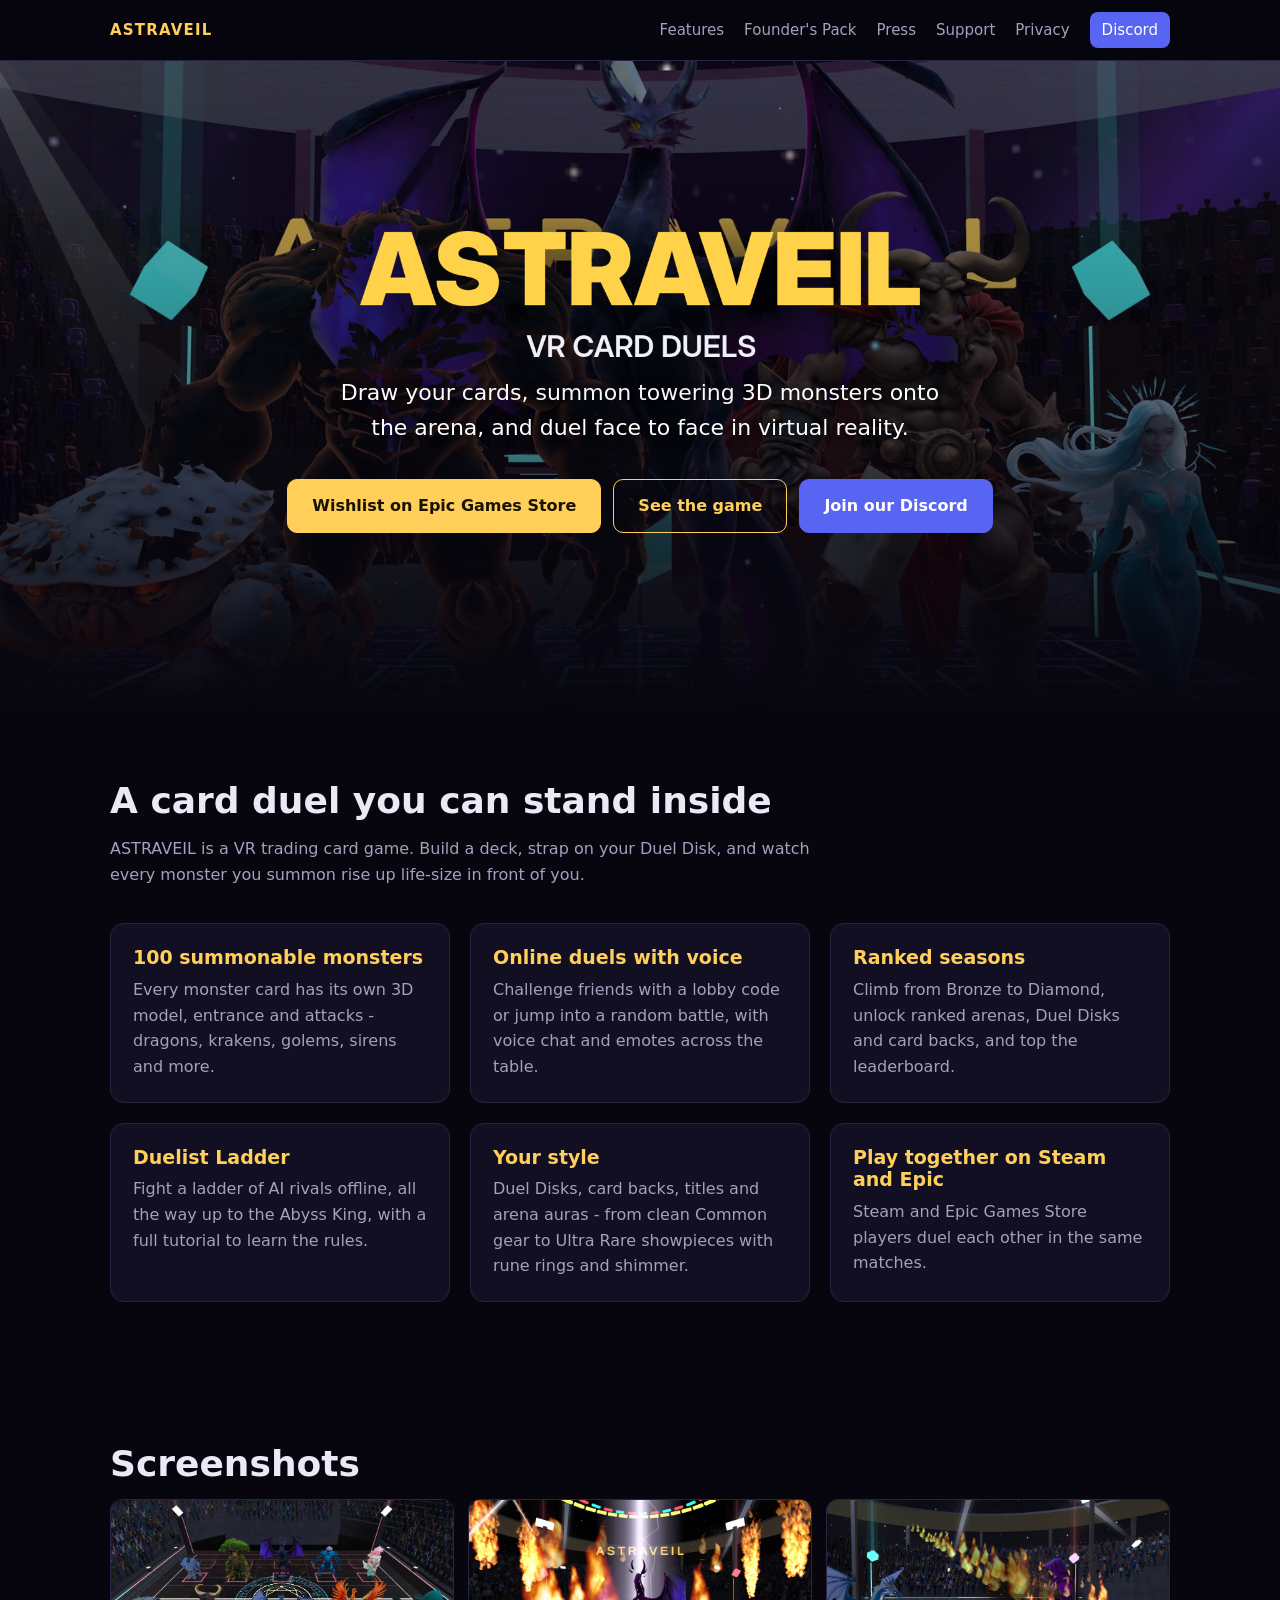
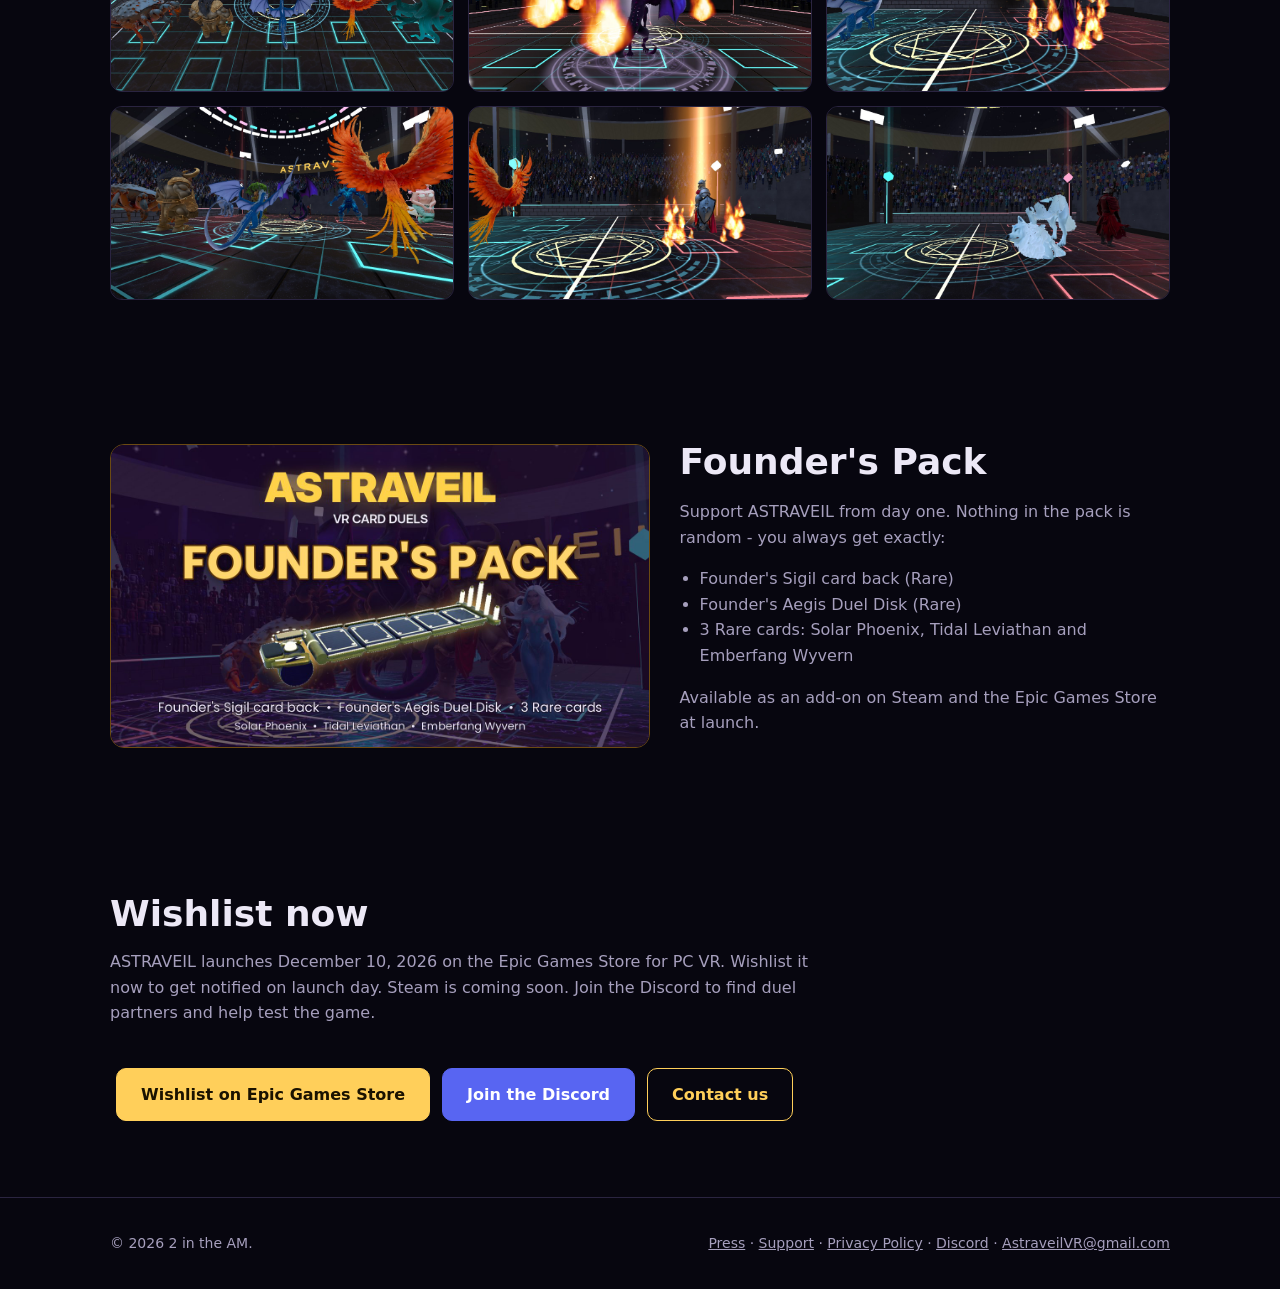
<file: index.html>
<!doctype html><html lang="en"><head><meta charset="utf-8"><meta name="viewport" content="width=device-width,initial-scale=1"><title>ASTRAVEIL - VR Card Duels</title><meta name="description" content="Summon giant 3D monsters and duel friends face to face in virtual reality. ASTRAVEIL is a VR trading card game for PC VR."><link rel="icon" href="/img/favicon.png"><link rel="stylesheet" href="/style.css"><meta property="og:title" content="ASTRAVEIL - VR Card Duels"><meta property="og:description" content="Summon giant 3D monsters and duel friends face to face in virtual reality. ASTRAVEIL is a VR trading card game for PC VR."><meta property="og:image" content="https://astraveilvr.com/img/hero.jpg"></head><body>
<nav><div class="wrap"><a class="brand" href="/">ASTRAVEIL</a><a href="/#features" class="hide-sm">Features</a><a href="/#founders" class="hide-sm">Founder&#39;s Pack</a><a href="/presskit.html">Press</a><a href="/support.html">Support</a><a href="/privacy.html" class="hide-sm">Privacy</a><a href="https://discord.gg/2fbKgtFRE5" class="discord-nav" target="_blank" rel="noopener">Discord</a></div></nav>
<header class="hero"><div class="inner"><img class="logo" src="img/logo.png" alt="ASTRAVEIL - VR Card Duels"><p>Draw your cards, summon towering 3D monsters onto the arena, and duel face to face in virtual reality.</p><a class="btn primary" href="https://store.epicgames.com/p/astraveil-9b8cca" target="_blank" rel="noopener">Wishlist on Epic Games Store</a><a class="btn ghost" href="#features">See the game</a><a class="btn discord" href="https://discord.gg/2fbKgtFRE5" target="_blank" rel="noopener">Join our Discord</a></div></header>
<section id="features"><div class="wrap"><h2>A card duel you can stand inside</h2><p class="lead">ASTRAVEIL is a VR trading card game. Build a deck, strap on your Duel Disk, and watch every monster you summon rise up life-size in front of you.</p>
<div class="grid">
<div class="card"><h3>100 summonable monsters</h3><p>Every monster card has its own 3D model, entrance and attacks - dragons, krakens, golems, sirens and more.</p></div>
<div class="card"><h3>Online duels with voice</h3><p>Challenge friends with a lobby code or jump into a random battle, with voice chat and emotes across the table.</p></div>
<div class="card"><h3>Ranked seasons</h3><p>Climb from Bronze to Diamond, unlock ranked arenas, Duel Disks and card backs, and top the leaderboard.</p></div>
<div class="card"><h3>Duelist Ladder</h3><p>Fight a ladder of AI rivals offline, all the way up to the Abyss King, with a full tutorial to learn the rules.</p></div>
<div class="card"><h3>Your style</h3><p>Duel Disks, card backs, titles and arena auras - from clean Common gear to Ultra Rare showpieces with rune rings and shimmer.</p></div>
<div class="card"><h3>Play together on Steam and Epic</h3><p>Steam and Epic Games Store players duel each other in the same matches.</p></div>
</div></div></section>
<section><div class="wrap"><h2>Screenshots</h2><div class="shots"><img src="img/shot1.jpg" alt="Ten monsters facing off across the arena" loading="lazy"><img src="img/shot2.jpg" alt="An Ultra Rare's Legendary Summon" loading="lazy"><img src="img/shot3.jpg" alt="A dragon's finishing move" loading="lazy"><img src="img/shot4.jpg" alt="Your view in VR, standing among your monsters" loading="lazy"><img src="img/shot5.jpg" alt="The phoenix's Solar Pyre finishing move" loading="lazy"><img src="img/shot6.jpg" alt="The ronin's Iaido finishing move" loading="lazy"></div></div></section>
<section id="founders"><div class="wrap founders"><img src="img/founders.jpg" alt="ASTRAVEIL Founder's Pack"><div><h2>Founder's Pack</h2><p class="muted">Support ASTRAVEIL from day one. Nothing in the pack is random - you always get exactly:</p><ul><li>Founder's Sigil card back (Rare)</li><li>Founder's Aegis Duel Disk (Rare)</li><li>3 Rare cards: Solar Phoenix, Tidal Leviathan and Emberfang Wyvern</li></ul><p class="muted">Available as an add-on on Steam and the Epic Games Store at launch.</p></div></div></section>
<section id="stores"><div class="wrap"><h2>Wishlist now</h2><p class="lead">ASTRAVEIL launches December 10, 2026 on the Epic Games Store for PC VR. Wishlist it now to get notified on launch day. Steam is coming soon. Join the Discord to find duel partners and help test the game.</p><a class="btn primary" href="https://store.epicgames.com/p/astraveil-9b8cca" target="_blank" rel="noopener">Wishlist on Epic Games Store</a><a class="btn discord" href="https://discord.gg/2fbKgtFRE5" target="_blank" rel="noopener">Join the Discord</a><a class="btn ghost" href="mailto:AstraveilVR@gmail.com">Contact us</a></div></section>
<footer><div class="wrap"><span>&copy; 2026 2 in the AM.</span><span><a href="/presskit.html">Press</a> &middot; <a href="/support.html">Support</a> &middot; <a href="/privacy.html">Privacy Policy</a> &middot; <a href="https://discord.gg/2fbKgtFRE5" target="_blank" rel="noopener">Discord</a> &middot; <a href="mailto:AstraveilVR@gmail.com">AstraveilVR@gmail.com</a></span></div></footer>
</body></html>
</file>
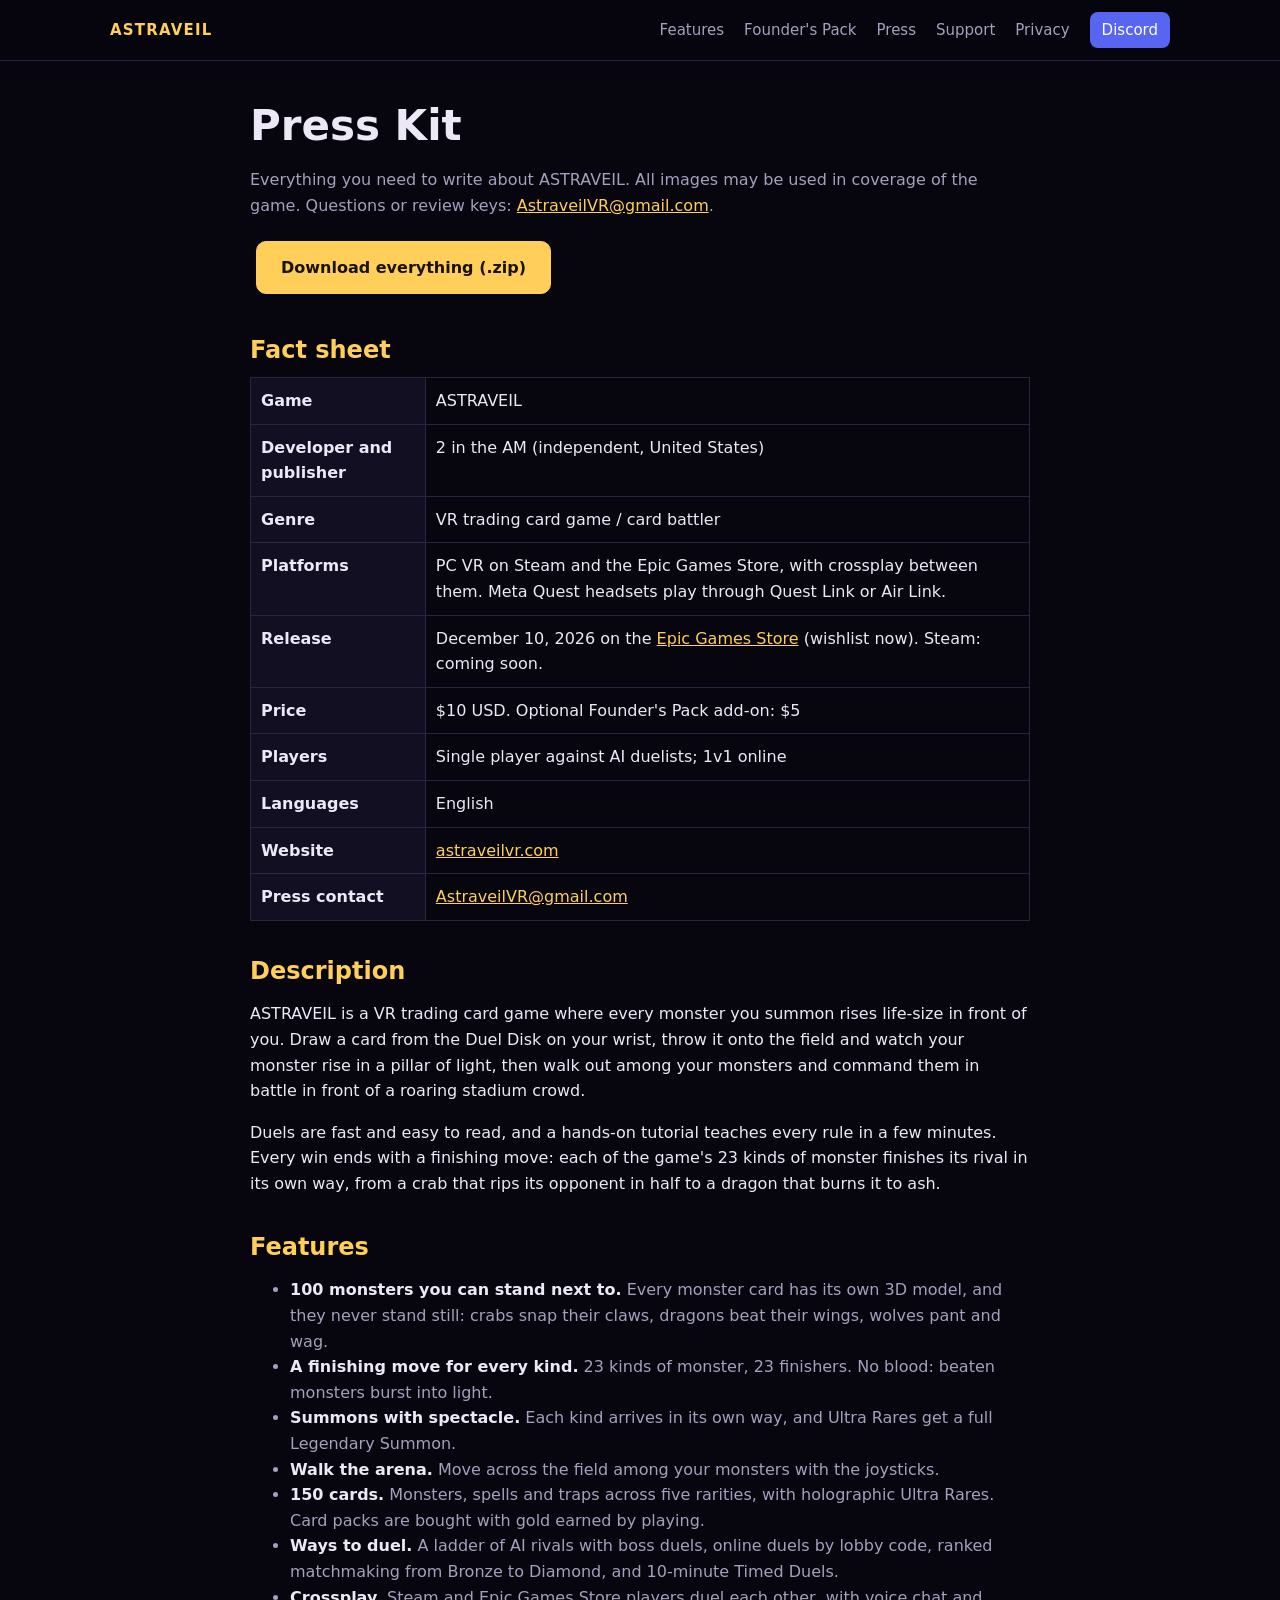
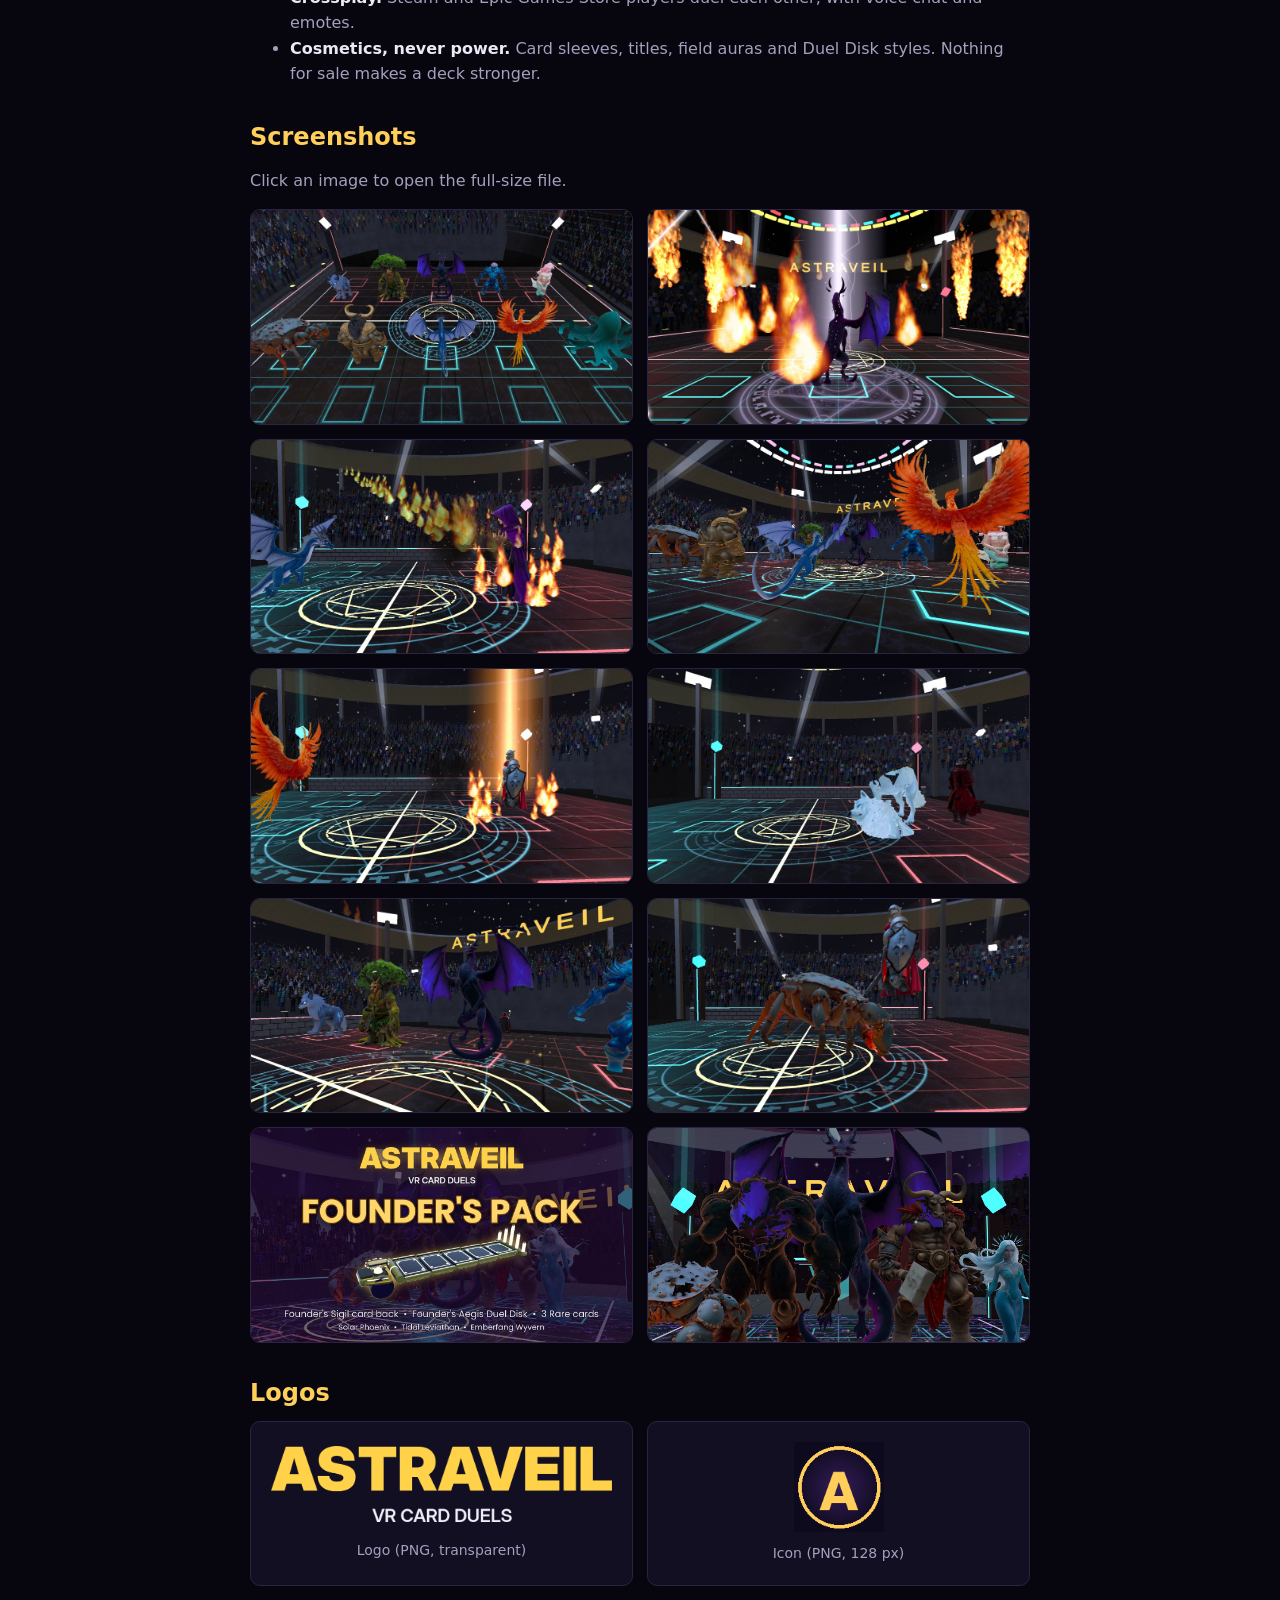
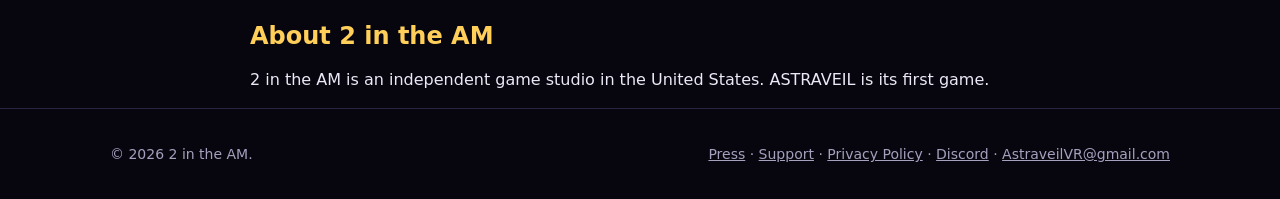
<file: presskit.html>
<!doctype html><html lang="en"><head><meta charset="utf-8"><meta name="viewport" content="width=device-width,initial-scale=1"><title>Press Kit - ASTRAVEIL</title><meta name="description" content="ASTRAVEIL press kit: fact sheet, description, features, logos and screenshots for the VR card dueling game by 2 in the AM."><link rel="icon" href="/img/favicon.png"><link rel="stylesheet" href="/style.css"><meta property="og:title" content="Press Kit - ASTRAVEIL"><meta property="og:description" content="Fact sheet, description, features, logos and screenshots for ASTRAVEIL, a VR card dueling game."><meta property="og:image" content="https://astraveilvr.com/img/hero.jpg">
<style>.kit-shots{display:grid;gap:14px;grid-template-columns:repeat(auto-fit,minmax(260px,1fr));margin:14px 0}.kit-shots a{display:block}.kit-shots img{border-radius:10px;border:1px solid var(--line);aspect-ratio:16/9;object-fit:cover;width:100%}.kit-logos{display:grid;gap:14px;grid-template-columns:repeat(auto-fit,minmax(220px,1fr));margin:14px 0}.kit-logos a{display:grid;place-items:center;background:var(--panel);border:1px solid var(--line);border-radius:10px;padding:20px;min-height:140px;text-decoration:none;color:var(--muted);font-size:14px;gap:10px}.kit-logos img{max-height:90px;width:auto}.doc ul{color:var(--muted)}.doc ul strong{color:var(--text)}</style></head><body>
<nav><div class="wrap"><a class="brand" href="/">ASTRAVEIL</a><a href="/#features" class="hide-sm">Features</a><a href="/#founders" class="hide-sm">Founder&#39;s Pack</a><a href="/presskit.html">Press</a><a href="/support.html">Support</a><a href="/privacy.html" class="hide-sm">Privacy</a><a href="https://discord.gg/2fbKgtFRE5" class="discord-nav" target="_blank" rel="noopener">Discord</a></div></nav>
<main class="wrap doc"><h1>Press Kit</h1><p class="muted">Everything you need to write about ASTRAVEIL. All images may be used in coverage of the game. Questions or review keys: <a href="mailto:AstraveilVR@gmail.com">AstraveilVR@gmail.com</a>.</p>
<p><a class="btn primary" href="/presskit.zip" download>Download everything (.zip)</a></p>

<h2>Fact sheet</h2>
<table><tbody>
<tr><th>Game</th><td>ASTRAVEIL</td></tr>
<tr><th>Developer and publisher</th><td>2 in the AM (independent, United States)</td></tr>
<tr><th>Genre</th><td>VR trading card game / card battler</td></tr>
<tr><th>Platforms</th><td>PC VR on Steam and the Epic Games Store, with crossplay between them. Meta Quest headsets play through Quest Link or Air Link.</td></tr>
<tr><th>Release</th><td>December 10, 2026 on the <a href="https://store.epicgames.com/p/astraveil-9b8cca">Epic Games Store</a> (wishlist now). Steam: coming soon.</td></tr>
<tr><th>Price</th><td>$10 USD. Optional Founder's Pack add-on: $5</td></tr>
<tr><th>Players</th><td>Single player against AI duelists; 1v1 online</td></tr>
<tr><th>Languages</th><td>English</td></tr>
<tr><th>Website</th><td><a href="https://astraveilvr.com">astraveilvr.com</a></td></tr>
<tr><th>Press contact</th><td><a href="mailto:AstraveilVR@gmail.com">AstraveilVR@gmail.com</a></td></tr>
</tbody></table>

<h2>Description</h2>
<p>ASTRAVEIL is a VR trading card game where every monster you summon rises life-size in front of you. Draw a card from the Duel Disk on your wrist, throw it onto the field and watch your monster rise in a pillar of light, then walk out among your monsters and command them in battle in front of a roaring stadium crowd.</p>
<p>Duels are fast and easy to read, and a hands-on tutorial teaches every rule in a few minutes. Every win ends with a finishing move: each of the game's 23 kinds of monster finishes its rival in its own way, from a crab that rips its opponent in half to a dragon that burns it to ash.</p>

<h2>Features</h2>
<ul>
<li><strong>100 monsters you can stand next to.</strong> Every monster card has its own 3D model, and they never stand still: crabs snap their claws, dragons beat their wings, wolves pant and wag.</li>
<li><strong>A finishing move for every kind.</strong> 23 kinds of monster, 23 finishers. No blood: beaten monsters burst into light.</li>
<li><strong>Summons with spectacle.</strong> Each kind arrives in its own way, and Ultra Rares get a full Legendary Summon.</li>
<li><strong>Walk the arena.</strong> Move across the field among your monsters with the joysticks.</li>
<li><strong>150 cards.</strong> Monsters, spells and traps across five rarities, with holographic Ultra Rares. Card packs are bought with gold earned by playing.</li>
<li><strong>Ways to duel.</strong> A ladder of AI rivals with boss duels, online duels by lobby code, ranked matchmaking from Bronze to Diamond, and 10-minute Timed Duels.</li>
<li><strong>Crossplay.</strong> Steam and Epic Games Store players duel each other, with voice chat and emotes.</li>
<li><strong>Cosmetics, never power.</strong> Card sleeves, titles, field auras and Duel Disk styles. Nothing for sale makes a deck stronger.</li>
</ul>

<h2>Screenshots</h2>
<p class="muted">Click an image to open the full-size file.</p>
<div class="kit-shots">
<a href="/img/shot1.jpg" download><img src="/img/shot1.jpg" alt="Ten monsters facing off across the arena" loading="lazy"></a>
<a href="/img/shot2.jpg" download><img src="/img/shot2.jpg" alt="An Ultra Rare's Legendary Summon" loading="lazy"></a>
<a href="/img/shot3.jpg" download><img src="/img/shot3.jpg" alt="A dragon's finishing move" loading="lazy"></a>
<a href="/img/shot4.jpg" download><img src="/img/shot4.jpg" alt="Your view in VR, standing among your monsters" loading="lazy"></a>
<a href="/img/shot5.jpg" download><img src="/img/shot5.jpg" alt="The phoenix's Solar Pyre finishing move" loading="lazy"></a>
<a href="/img/shot6.jpg" download><img src="/img/shot6.jpg" alt="The ronin's Iaido finishing move" loading="lazy"></a>
<a href="/img/shot7.jpg" download><img src="/img/shot7.jpg" alt="The rival's monsters" loading="lazy"></a>
<a href="/img/shot8.jpg" download><img src="/img/shot8.jpg" alt="The crab lifts its rival before ripping it in half" loading="lazy"></a>
<a href="/img/founders.jpg" download><img src="/img/founders.jpg" alt="The Founder's Pack" loading="lazy"></a>
<a href="/img/hero.jpg" download><img src="/img/hero.jpg" alt="ASTRAVEIL key art" loading="lazy"></a>
</div>

<h2>Logos</h2>
<div class="kit-logos">
<a href="/img/logo.png" download><img src="/img/logo.png" alt="ASTRAVEIL logo">Logo (PNG, transparent)</a>
<a href="/img/app_logo_128.png" download><img src="/img/app_logo_128.png" alt="ASTRAVEIL icon">Icon (PNG, 128 px)</a>
</div>

<h2>About 2 in the AM</h2>
<p>2 in the AM is an independent game studio in the United States. ASTRAVEIL is its first game.</p>
</main>
<footer><div class="wrap"><span>&copy; 2026 2 in the AM.</span><span><a href="/presskit.html">Press</a> &middot; <a href="/support.html">Support</a> &middot; <a href="/privacy.html">Privacy Policy</a> &middot; <a href="https://discord.gg/2fbKgtFRE5" target="_blank" rel="noopener">Discord</a> &middot; <a href="mailto:AstraveilVR@gmail.com">AstraveilVR@gmail.com</a></span></div></footer>
</body></html>
</file>
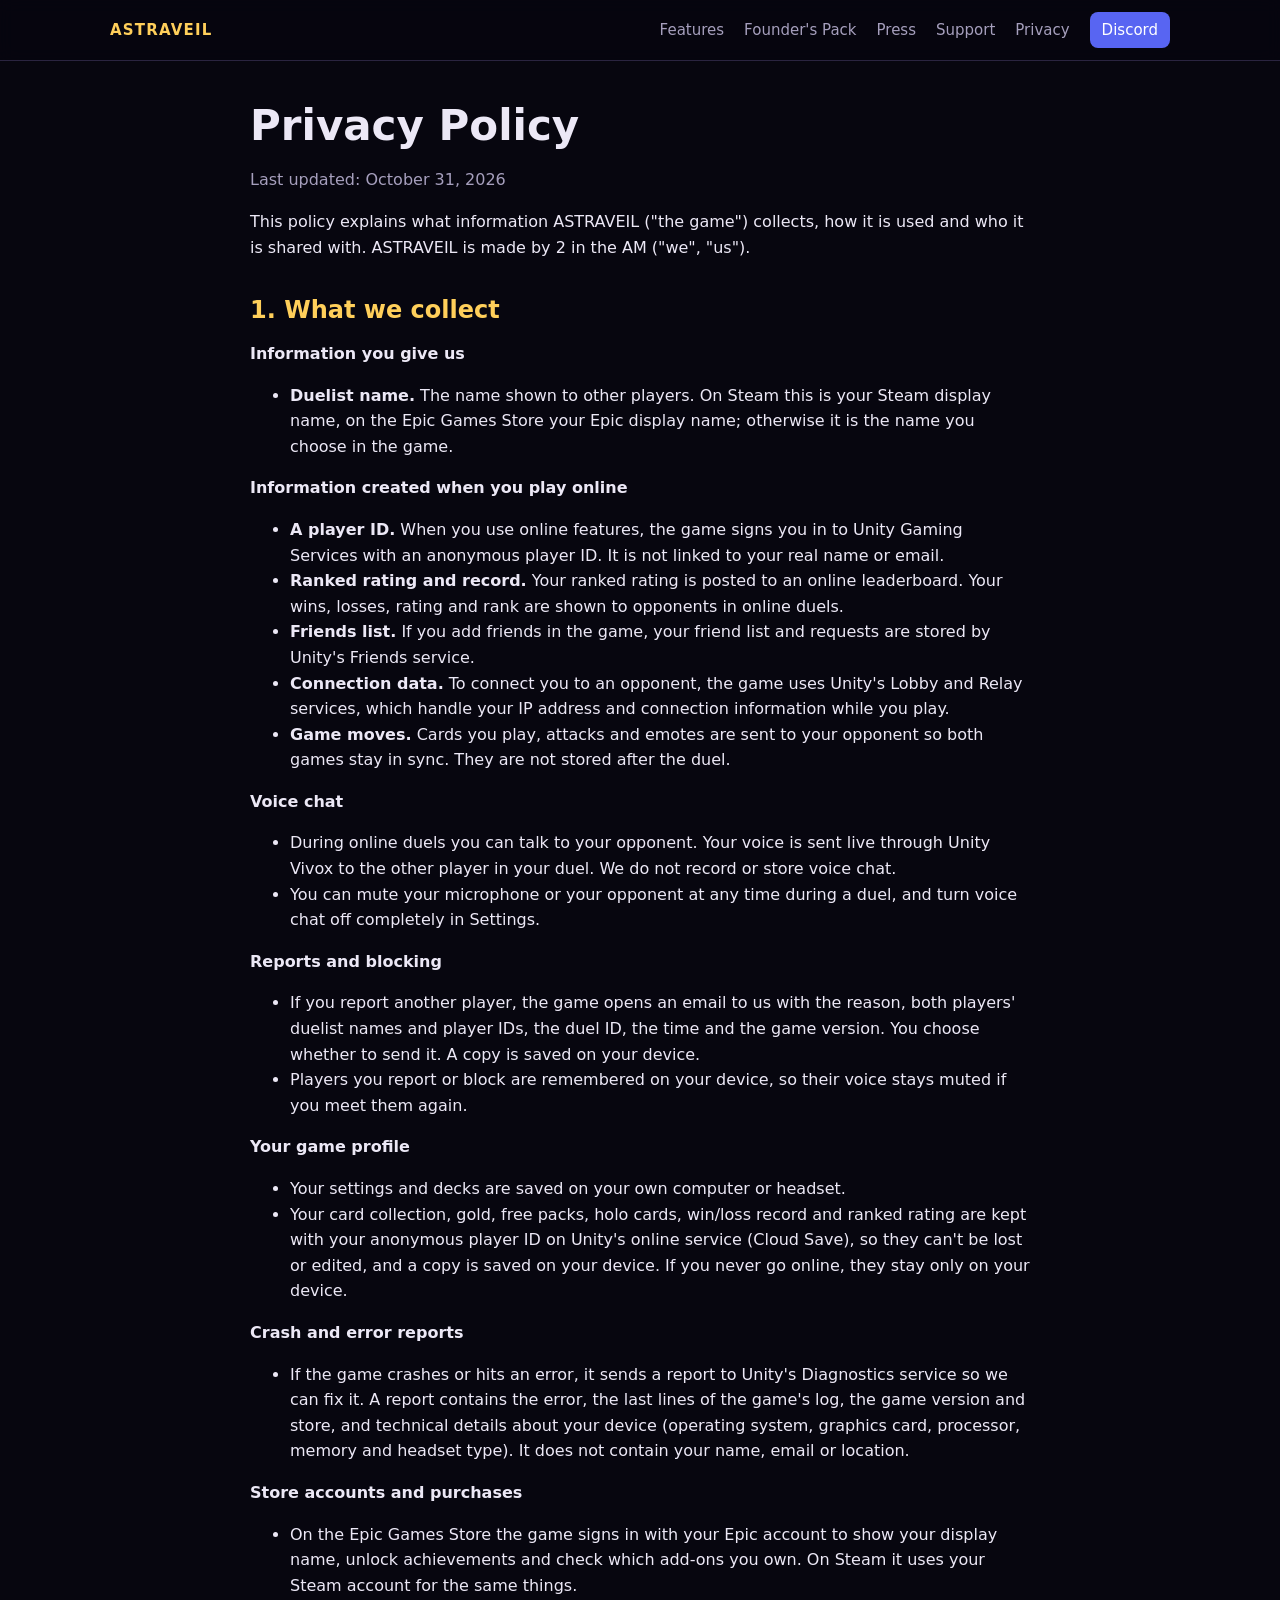
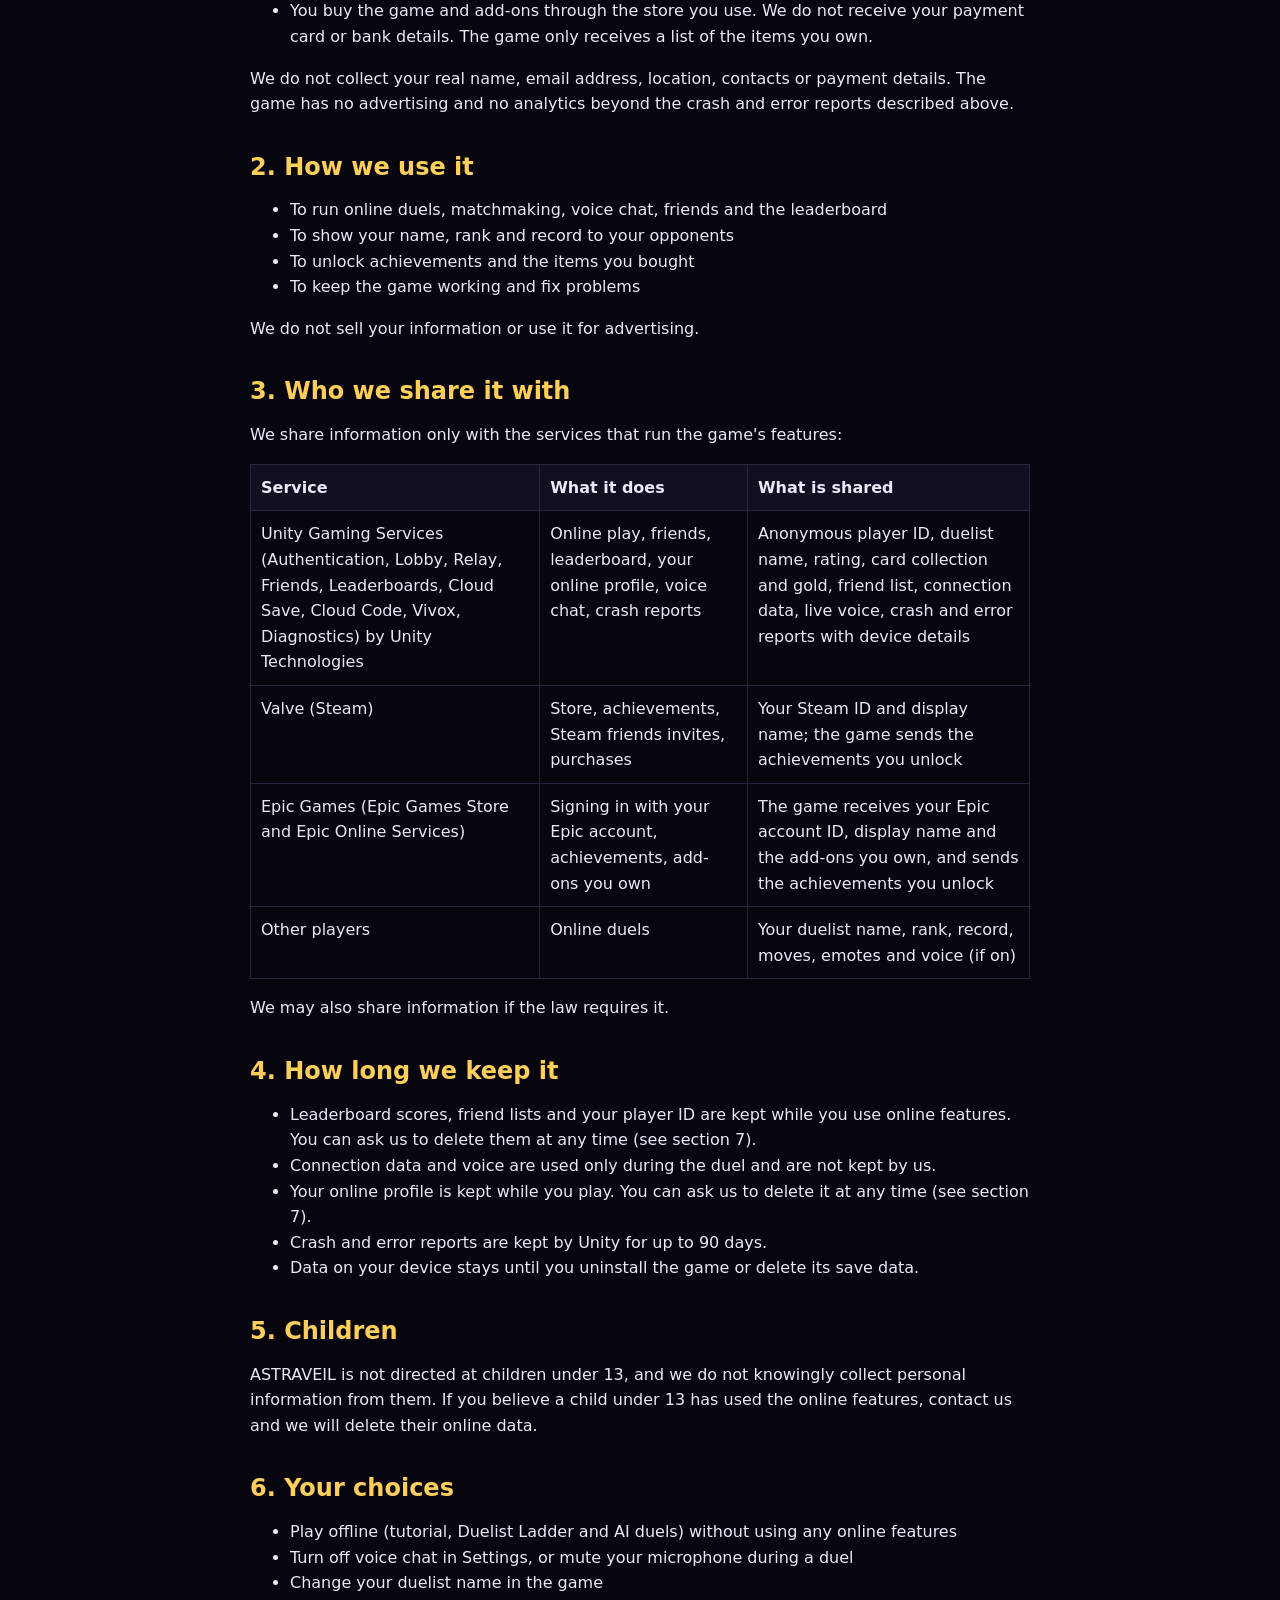
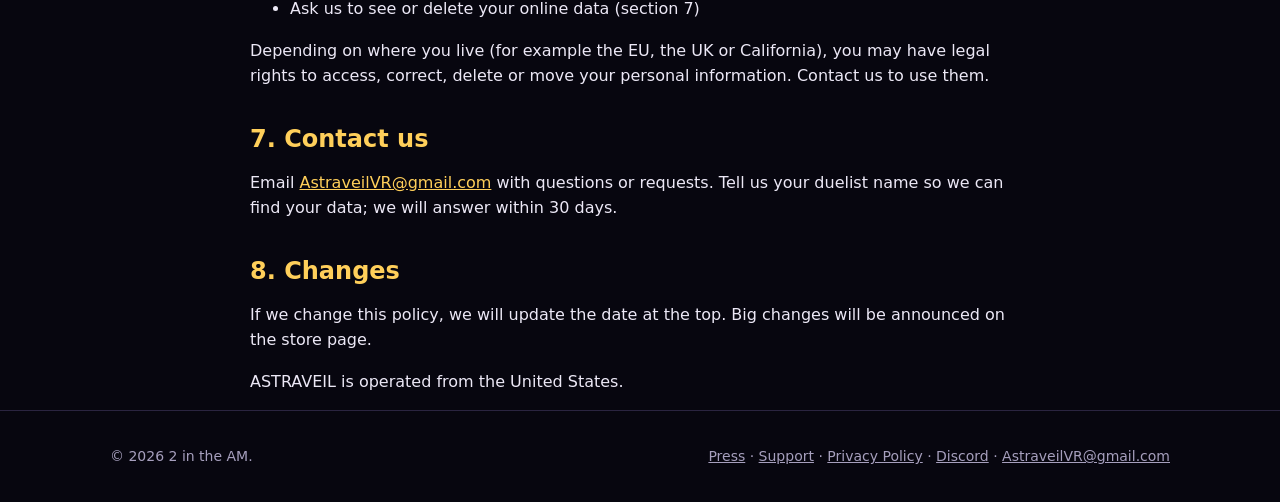
<file: privacy.html>
<!doctype html><html lang="en"><head><meta charset="utf-8"><meta name="viewport" content="width=device-width,initial-scale=1"><title>Privacy Policy - ASTRAVEIL</title><meta name="description" content="What ASTRAVEIL collects, how it is used and who it is shared with."><link rel="icon" href="/img/favicon.png"><link rel="stylesheet" href="/style.css"><meta property="og:title" content="Support - ASTRAVEIL"><meta property="og:description" content="What ASTRAVEIL collects, how it is used and who it is shared with."><meta property="og:image" content="https://astraveilvr.com/img/hero.jpg"></head><body>
<nav><div class="wrap"><a class="brand" href="/">ASTRAVEIL</a><a href="/#features" class="hide-sm">Features</a><a href="/#founders" class="hide-sm">Founder&#39;s Pack</a><a href="/presskit.html">Press</a><a href="/support.html">Support</a><a href="/privacy.html" class="hide-sm">Privacy</a><a href="https://discord.gg/2fbKgtFRE5" class="discord-nav" target="_blank" rel="noopener">Discord</a></div></nav>
<main class="wrap doc"><h1>Privacy Policy</h1><p class="muted">Last updated: October 31, 2026</p>
<p>This policy explains what information ASTRAVEIL ("the game") collects, how it is used and who it is shared with. ASTRAVEIL is made by 2 in the AM ("we", "us").</p>
<h2>1. What we collect</h2>
<p><strong>Information you give us</strong></p><ul><li><strong>Duelist name.</strong> The name shown to other players. On Steam this is your Steam display name, on the Epic Games Store your Epic display name; otherwise it is the name you choose in the game.</li></ul>
<p><strong>Information created when you play online</strong></p><ul>
<li><strong>A player ID.</strong> When you use online features, the game signs you in to Unity Gaming Services with an anonymous player ID. It is not linked to your real name or email.</li>
<li><strong>Ranked rating and record.</strong> Your ranked rating is posted to an online leaderboard. Your wins, losses, rating and rank are shown to opponents in online duels.</li>
<li><strong>Friends list.</strong> If you add friends in the game, your friend list and requests are stored by Unity's Friends service.</li>
<li><strong>Connection data.</strong> To connect you to an opponent, the game uses Unity's Lobby and Relay services, which handle your IP address and connection information while you play.</li>
<li><strong>Game moves.</strong> Cards you play, attacks and emotes are sent to your opponent so both games stay in sync. They are not stored after the duel.</li></ul>
<p><strong>Voice chat</strong></p><ul><li>During online duels you can talk to your opponent. Your voice is sent live through Unity Vivox to the other player in your duel. We do not record or store voice chat.</li><li>You can mute your microphone or your opponent at any time during a duel, and turn voice chat off completely in Settings.</li></ul>
<p><strong>Reports and blocking</strong></p><ul><li>If you report another player, the game opens an email to us with the reason, both players' duelist names and player IDs, the duel ID, the time and the game version. You choose whether to send it. A copy is saved on your device.</li><li>Players you report or block are remembered on your device, so their voice stays muted if you meet them again.</li></ul>
<p><strong>Your game profile</strong></p><ul><li>Your settings and decks are saved on your own computer or headset.</li><li>Your card collection, gold, free packs, holo cards, win/loss record and ranked rating are kept with your anonymous player ID on Unity's online service (Cloud Save), so they can't be lost or edited, and a copy is saved on your device. If you never go online, they stay only on your device.</li></ul>
<p><strong>Crash and error reports</strong></p><ul><li>If the game crashes or hits an error, it sends a report to Unity's Diagnostics service so we can fix it. A report contains the error, the last lines of the game's log, the game version and store, and technical details about your device (operating system, graphics card, processor, memory and headset type). It does not contain your name, email or location.</li></ul>
<p><strong>Store accounts and purchases</strong></p><ul><li>On the Epic Games Store the game signs in with your Epic account to show your display name, unlock achievements and check which add-ons you own. On Steam it uses your Steam account for the same things.</li><li>You buy the game and add-ons through the store you use. We do not receive your payment card or bank details. The game only receives a list of the items you own.</li></ul>
<p>We do not collect your real name, email address, location, contacts or payment details. The game has no advertising and no analytics beyond the crash and error reports described above.</p>
<h2>2. How we use it</h2><ul><li>To run online duels, matchmaking, voice chat, friends and the leaderboard</li><li>To show your name, rank and record to your opponents</li><li>To unlock achievements and the items you bought</li><li>To keep the game working and fix problems</li></ul><p>We do not sell your information or use it for advertising.</p>
<h2>3. Who we share it with</h2><p>We share information only with the services that run the game's features:</p>
<table><tr><th>Service</th><th>What it does</th><th>What is shared</th></tr>
<tr><td>Unity Gaming Services (Authentication, Lobby, Relay, Friends, Leaderboards, Cloud Save, Cloud Code, Vivox, Diagnostics) by Unity Technologies</td><td>Online play, friends, leaderboard, your online profile, voice chat, crash reports</td><td>Anonymous player ID, duelist name, rating, card collection and gold, friend list, connection data, live voice, crash and error reports with device details</td></tr>
<tr><td>Valve (Steam)</td><td>Store, achievements, Steam friends invites, purchases</td><td>Your Steam ID and display name; the game sends the achievements you unlock</td></tr>
<tr><td>Epic Games (Epic Games Store and Epic Online Services)</td><td>Signing in with your Epic account, achievements, add-ons you own</td><td>The game receives your Epic account ID, display name and the add-ons you own, and sends the achievements you unlock</td></tr>
<tr><td>Other players</td><td>Online duels</td><td>Your duelist name, rank, record, moves, emotes and voice (if on)</td></tr></table>
<p>We may also share information if the law requires it.</p>
<h2>4. How long we keep it</h2><ul><li>Leaderboard scores, friend lists and your player ID are kept while you use online features. You can ask us to delete them at any time (see section 7).</li><li>Connection data and voice are used only during the duel and are not kept by us.</li><li>Your online profile is kept while you play. You can ask us to delete it at any time (see section 7).</li><li>Crash and error reports are kept by Unity for up to 90 days.</li><li>Data on your device stays until you uninstall the game or delete its save data.</li></ul>
<h2>5. Children</h2><p>ASTRAVEIL is not directed at children under 13, and we do not knowingly collect personal information from them. If you believe a child under 13 has used the online features, contact us and we will delete their online data.</p>
<h2>6. Your choices</h2><ul><li>Play offline (tutorial, Duelist Ladder and AI duels) without using any online features</li><li>Turn off voice chat in Settings, or mute your microphone during a duel</li><li>Change your duelist name in the game</li><li>Ask us to see or delete your online data (section 7)</li></ul><p>Depending on where you live (for example the EU, the UK or California), you may have legal rights to access, correct, delete or move your personal information. Contact us to use them.</p>
<h2>7. Contact us</h2><p>Email <a href="mailto:AstraveilVR@gmail.com">AstraveilVR@gmail.com</a> with questions or requests. Tell us your duelist name so we can find your data; we will answer within 30 days.</p>
<h2>8. Changes</h2><p>If we change this policy, we will update the date at the top. Big changes will be announced on the store page.</p>
<p>ASTRAVEIL is operated from the United States.</p></main>
<footer><div class="wrap"><span>&copy; 2026 2 in the AM.</span><span><a href="/presskit.html">Press</a> &middot; <a href="/support.html">Support</a> &middot; <a href="/privacy.html">Privacy Policy</a> &middot; <a href="https://discord.gg/2fbKgtFRE5" target="_blank" rel="noopener">Discord</a> &middot; <a href="mailto:AstraveilVR@gmail.com">AstraveilVR@gmail.com</a></span></div></footer>
</body></html>
</file>
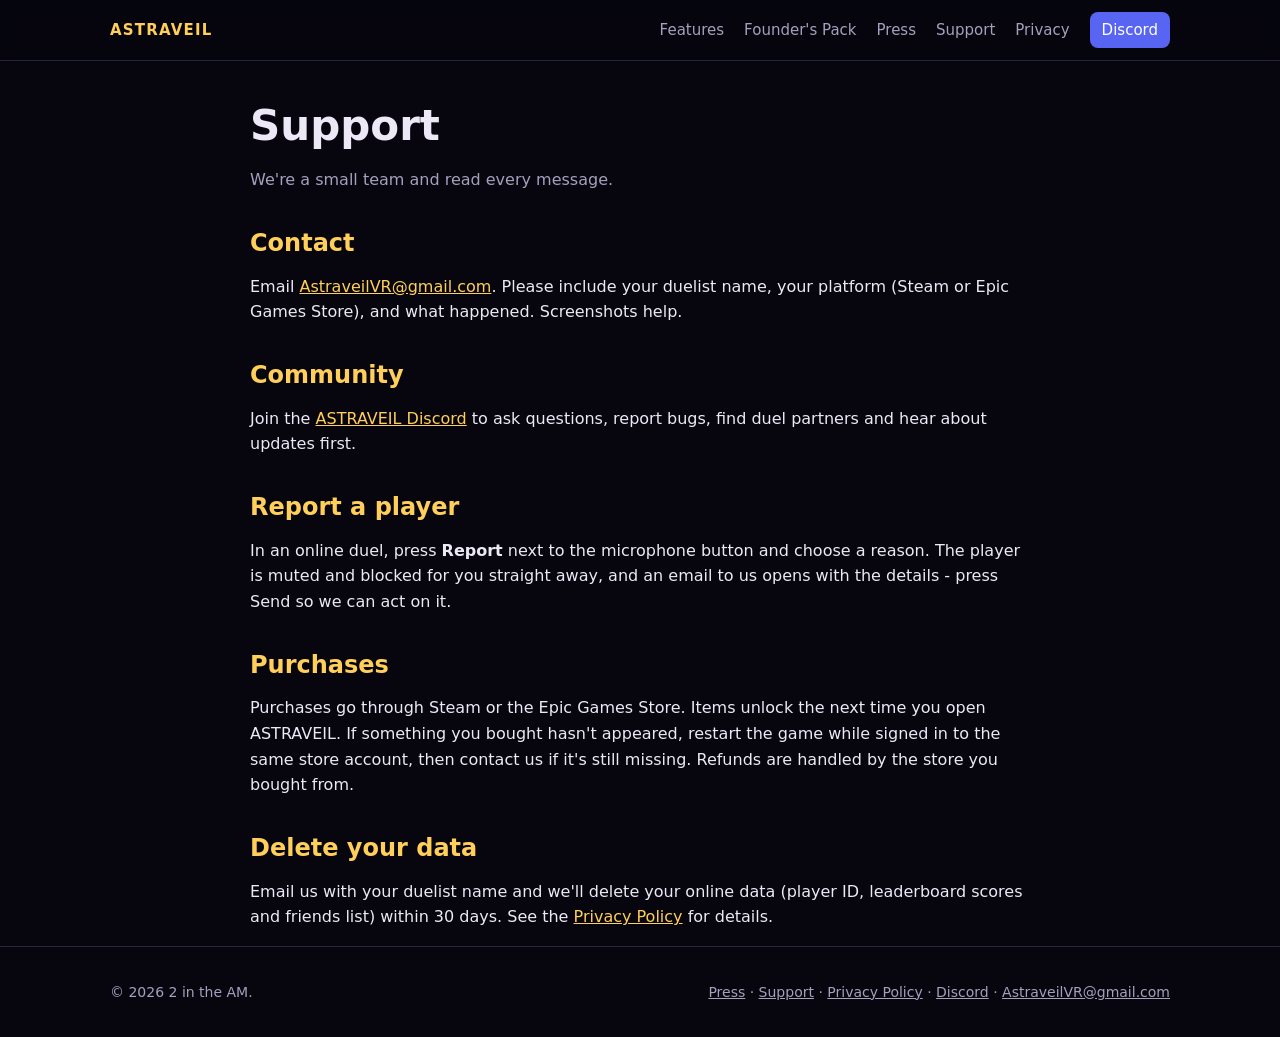
<file: support.html>
<!doctype html><html lang="en"><head><meta charset="utf-8"><meta name="viewport" content="width=device-width,initial-scale=1"><title>Support - ASTRAVEIL</title><meta name="description" content="Get help with ASTRAVEIL, report a player, or ask us to delete your online data."><link rel="icon" href="/img/favicon.png"><link rel="stylesheet" href="/style.css"><meta property="og:title" content="Support - ASTRAVEIL"><meta property="og:description" content="Get help with ASTRAVEIL, report a player, or ask us to delete your online data."><meta property="og:image" content="https://astraveilvr.com/img/hero.jpg"></head><body>
<nav><div class="wrap"><a class="brand" href="/">ASTRAVEIL</a><a href="/#features" class="hide-sm">Features</a><a href="/#founders" class="hide-sm">Founder&#39;s Pack</a><a href="/presskit.html">Press</a><a href="/support.html">Support</a><a href="/privacy.html" class="hide-sm">Privacy</a><a href="https://discord.gg/2fbKgtFRE5" class="discord-nav" target="_blank" rel="noopener">Discord</a></div></nav>
<main class="wrap doc"><h1>Support</h1><p class="muted">We're a small team and read every message.</p>
<h2>Contact</h2><p>Email <a href="mailto:AstraveilVR@gmail.com">AstraveilVR@gmail.com</a>. Please include your duelist name, your platform (Steam or Epic Games Store), and what happened. Screenshots help.</p>
<h2>Community</h2><p>Join the <a href="https://discord.gg/2fbKgtFRE5" target="_blank" rel="noopener">ASTRAVEIL Discord</a> to ask questions, report bugs, find duel partners and hear about updates first.</p><h2>Report a player</h2><p>In an online duel, press <strong>Report</strong> next to the microphone button and choose a reason. The player is muted and blocked for you straight away, and an email to us opens with the details - press Send so we can act on it.</p>
<h2>Purchases</h2><p>Purchases go through Steam or the Epic Games Store. Items unlock the next time you open ASTRAVEIL. If something you bought hasn't appeared, restart the game while signed in to the same store account, then contact us if it's still missing. Refunds are handled by the store you bought from.</p>
<h2>Delete your data</h2><p>Email us with your duelist name and we'll delete your online data (player ID, leaderboard scores and friends list) within 30 days. See the <a href="/privacy.html">Privacy Policy</a> for details.</p>
</main>
<footer><div class="wrap"><span>&copy; 2026 2 in the AM.</span><span><a href="/presskit.html">Press</a> &middot; <a href="/support.html">Support</a> &middot; <a href="/privacy.html">Privacy Policy</a> &middot; <a href="https://discord.gg/2fbKgtFRE5" target="_blank" rel="noopener">Discord</a> &middot; <a href="mailto:AstraveilVR@gmail.com">AstraveilVR@gmail.com</a></span></div></footer>
</body></html>
</file>
<file: style.css>
:root{--bg:#07060f;--panel:#120f22;--line:#2a2440;--text:#ece8f6;--muted:#a69fbd;--gold:#ffcf5a;--violet:#a774ff}
*{box-sizing:border-box}html{scroll-behavior:smooth}
body{margin:0;background:var(--bg);color:var(--text);font:16px/1.6 "Poppins",system-ui,-apple-system,"Segoe UI",Roboto,Arial,sans-serif}
a{color:var(--gold)}a:hover{color:#fff}
img{max-width:100%;display:block}
.wrap{max-width:1100px;margin:0 auto;padding:0 20px}
nav{position:sticky;top:0;z-index:5;background:rgba(7,6,15,.85);backdrop-filter:blur(8px);border-bottom:1px solid var(--line)}
nav .wrap{display:flex;align-items:center;gap:20px;height:60px}
nav .brand{font-weight:800;letter-spacing:.08em;color:var(--gold);text-decoration:none;margin-right:auto}
nav a{color:var(--muted);text-decoration:none;font-size:15px}nav a:hover{color:#fff}
.hero{position:relative;min-height:72vh;display:grid;place-items:center;text-align:center;background:#000 url(img/hero.jpg) center/cover no-repeat}
.hero::after{content:"";position:absolute;inset:0;background:linear-gradient(180deg,rgba(7,6,15,.2),rgba(7,6,15,.55) 60%,var(--bg))}
.hero .inner{position:relative;z-index:1;padding:80px 20px}
.hero img.logo{width:min(560px,85vw);margin:0 auto 18px;filter:drop-shadow(0 6px 24px rgba(0,0,0,.7))}
.hero p{font-size:clamp(18px,2.4vw,22px);max-width:640px;margin:0 auto 28px;color:#fff;text-shadow:0 2px 12px #000}
.btn{display:inline-block;padding:13px 24px;border-radius:10px;font-weight:700;text-decoration:none;margin:6px;border:1px solid var(--gold)}
.btn.primary{background:var(--gold);color:#1a1200}.btn.primary:hover{background:#fff;color:#000}
.btn.ghost{color:var(--gold)}.btn.ghost:hover{background:rgba(255,207,90,.12);color:#fff}
section{padding:70px 0}
h1,h2,h3{line-height:1.2}h2{font-size:clamp(26px,3.5vw,36px);margin:0 0 14px}
.lead{color:var(--muted);max-width:720px;margin:0 0 36px}
.grid{display:grid;gap:20px;grid-template-columns:repeat(auto-fit,minmax(300px,1fr))}
.card{background:var(--panel);border:1px solid var(--line);border-radius:14px;padding:22px}
.card h3{margin:0 0 8px;color:var(--gold);font-size:19px}.card p{margin:0;color:var(--muted)}
.shots{display:grid;gap:14px;grid-template-columns:repeat(auto-fit,minmax(300px,1fr))}
.shots img{border-radius:12px;border:1px solid var(--line);aspect-ratio:16/9;object-fit:cover;width:100%}
.founders{display:grid;gap:30px;grid-template-columns:1.1fr 1fr;align-items:center}
.founders img{border-radius:14px;border:1px solid #6b4a12}
.founders ul{padding-left:20px;color:var(--muted)}
@media(max-width:800px){.founders{grid-template-columns:1fr}nav .wrap{gap:14px}nav a.hide-sm{display:none}}
.doc{max-width:820px}.doc h1{font-size:clamp(30px,4vw,42px);margin:40px 0 6px}.doc h2{font-size:24px;margin:36px 0 10px;color:var(--gold)}
.doc table{width:100%;border-collapse:collapse;margin:12px 0}.doc th,.doc td{border:1px solid var(--line);padding:10px;text-align:left;vertical-align:top}.doc th{background:var(--panel)}
.muted{color:var(--muted)}
footer{border-top:1px solid var(--line);padding:34px 0;color:var(--muted);font-size:14px}
footer .wrap{display:flex;flex-wrap:wrap;gap:18px;justify-content:space-between}footer a{color:var(--muted)}
.btn.discord{background:#5865F2;border-color:#5865F2;color:#fff}.btn.discord:hover{background:#7983f5;color:#fff}
nav a.discord-nav{color:#fff;background:#5865F2;padding:6px 12px;border-radius:8px}nav a.discord-nav:hover{background:#7983f5}
@media(max-width:600px){.doc table{font-size:14px;word-break:break-word}.doc th,.doc td{padding:7px}}
</file>
